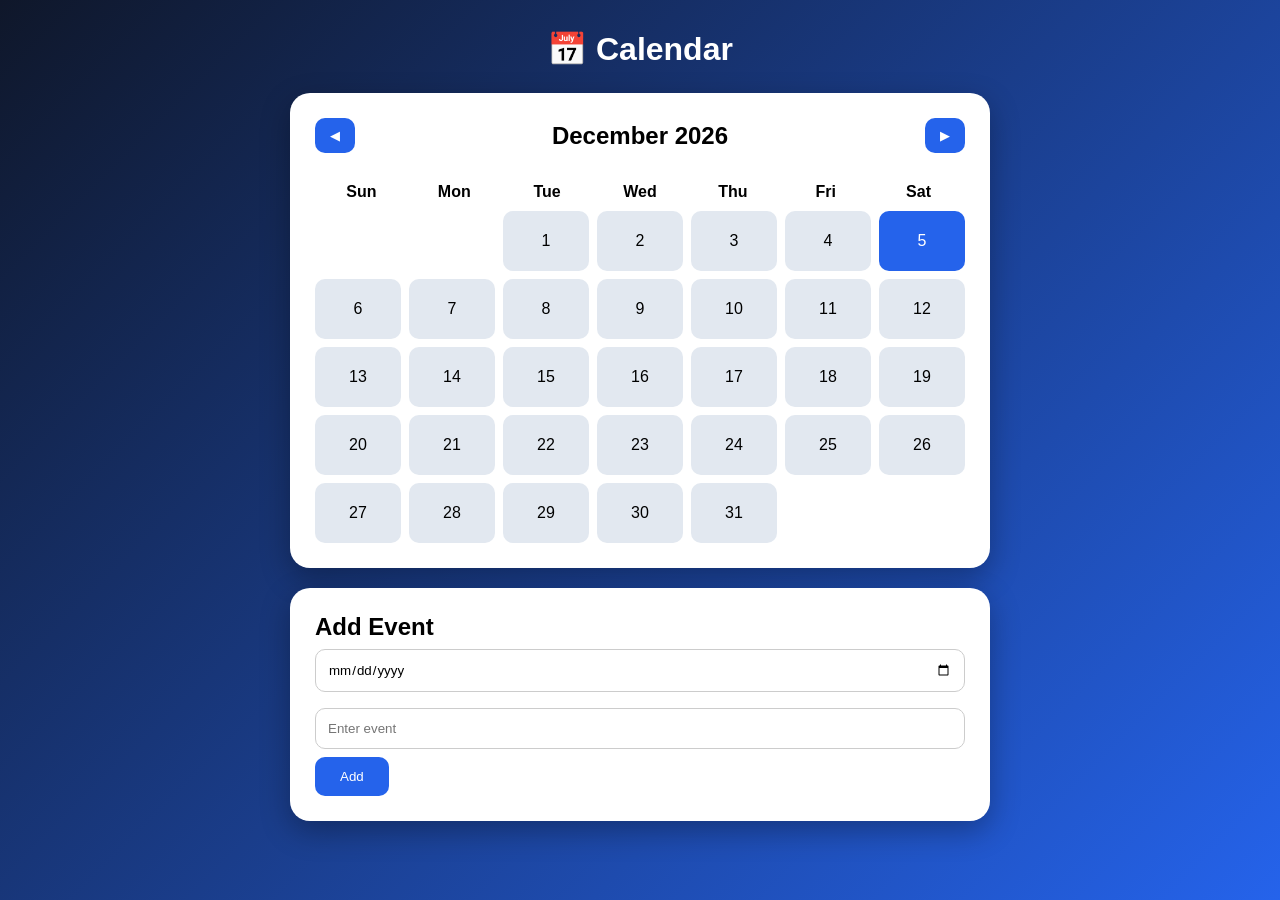
<file: claender.html>
<!DOCTYPE html>
<html lang="en">
<head>
    <meta charset="UTF-8">
    <meta name="viewport" content="width=device-width, initial-scale=1.0">
    <title>Calendar App</title>

    <link rel="stylesheet" href="calender.css">

</head>

<body>


<div class="container">


    <h1>📅 Calendar</h1>


    <div class="calendar-box">


        <div class="header">

            <button id="prev">
                ◀
            </button>


            <h2 id="monthYear"></h2>


            <button id="next">
                ▶
            </button>

        </div>



        <div class="days">

            <div>Sun</div>
            <div>Mon</div>
            <div>Tue</div>
            <div>Wed</div>
            <div>Thu</div>
            <div>Fri</div>
            <div>Sat</div>

        </div>


        <div id="calendar"></div>


    </div>



    <div class="event-box">


        <h2>Add Event</h2>


        <input 
        type="date" 
        id="eventDate"
        >


        <input 
        type="text"
        id="eventText"
        placeholder="Enter event"
        >


        <button id="addEvent">
            Add
        </button>


    </div>



    <ul id="eventList"></ul>


</div>


<script src="calender.js"></script>


</body>
</html>
</file>
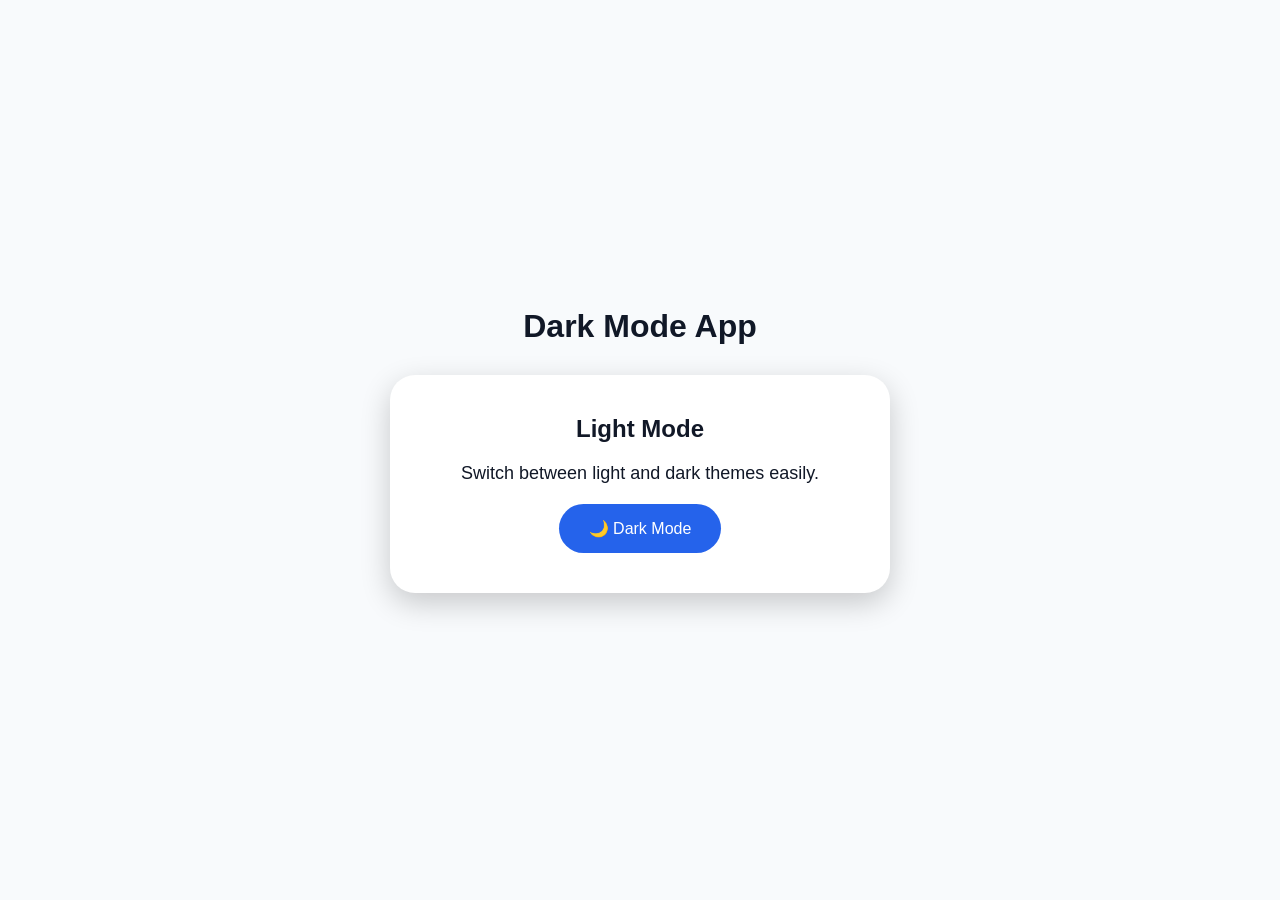
<file: darkmode.html>
<!DOCTYPE html>
<html lang="en">
<head>
    <meta charset="UTF-8">
    <meta name="viewport" content="width=device-width, initial-scale=1.0">
    <title>Dark Mode</title>

    <link rel="stylesheet" href="darkmode.css">

</head>

<body>


<div class="container">


    <h1>Dark Mode App</h1>


    <div class="box">

        <h2 id="modeText">
            Light Mode
        </h2>


        <p>
            Switch between light and dark themes easily.
        </p>


        <button id="toggleBtn">
            🌙 Dark Mode
        </button>


    </div>


</div>



<script src="darkmode.js"></script>

</body>
</html>
</file>
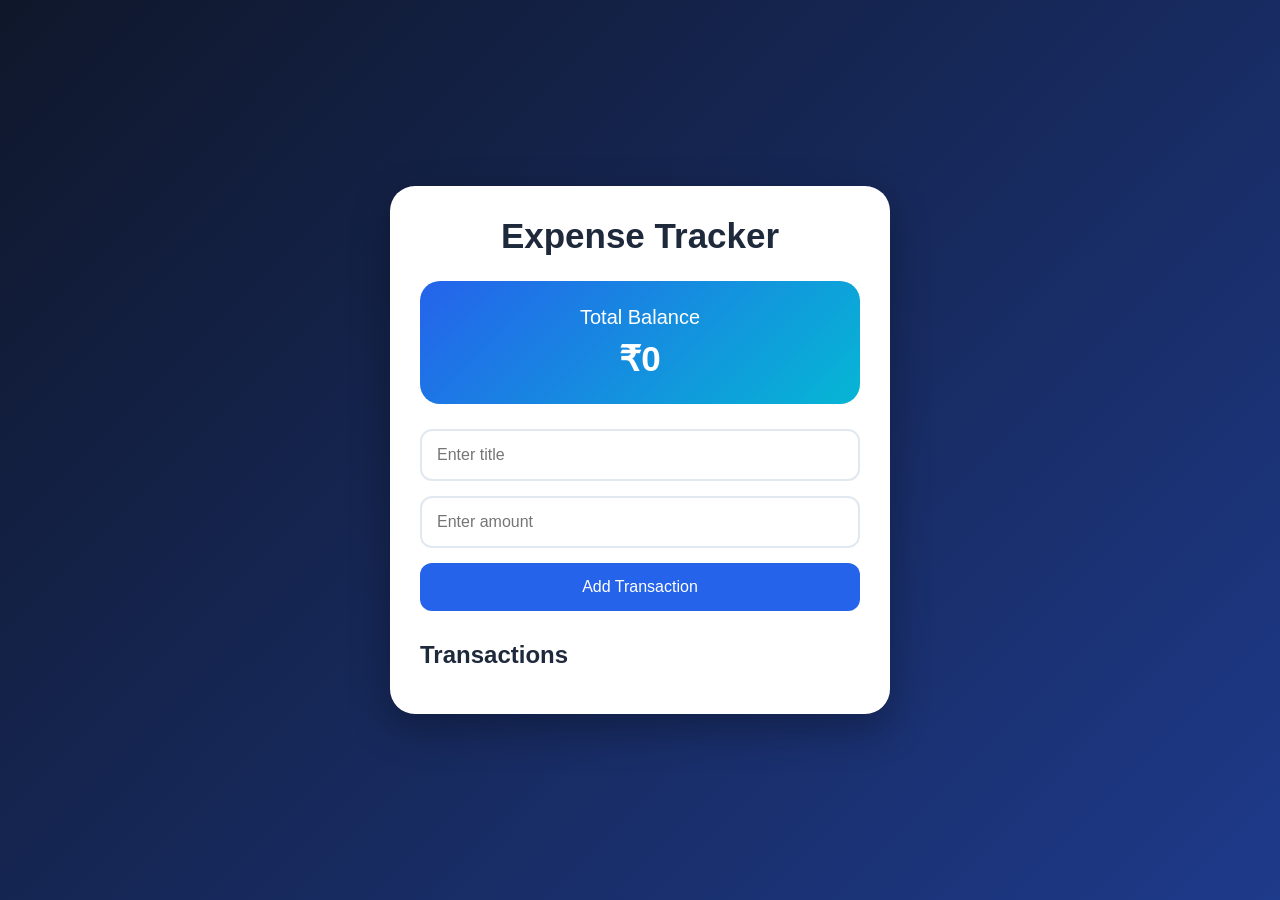
<file: Expance tracker.html>
<!DOCTYPE html>
<html lang="en">
<head>
    <meta charset="UTF-8">
    <meta name="viewport" content="width=device-width, initial-scale=1.0">
    <title>Document</title>
    <link rel="stylesheet" href="Expance tracker.css">
</head>
<body>
<div class="container">

  <h1>Expense Tracker</h1>

  <!-- BALANCE -->
  <div class="balance-box">

    <h2>Total Balance</h2>

    <h3 id="balance">₹0</h3>

  </div>

  <!-- FORM -->
  <form id="transaction-form">

    <input
      type="text"
      id="text"
      placeholder="Enter title"
      required
    >

    <input
      type="number"
      id="amount"
      placeholder="Enter amount"
      required
    >

    <button type="submit">
      Add Transaction
    </button>

  </form>

  <!-- TRANSACTION LIST -->
  <div class="transactions">

    <h2>Transactions</h2>

    <ul id="transaction-list"></ul>

  </div>

</div>

</body>
<script src="Expance tracker.js"></script>
</html>
</file>
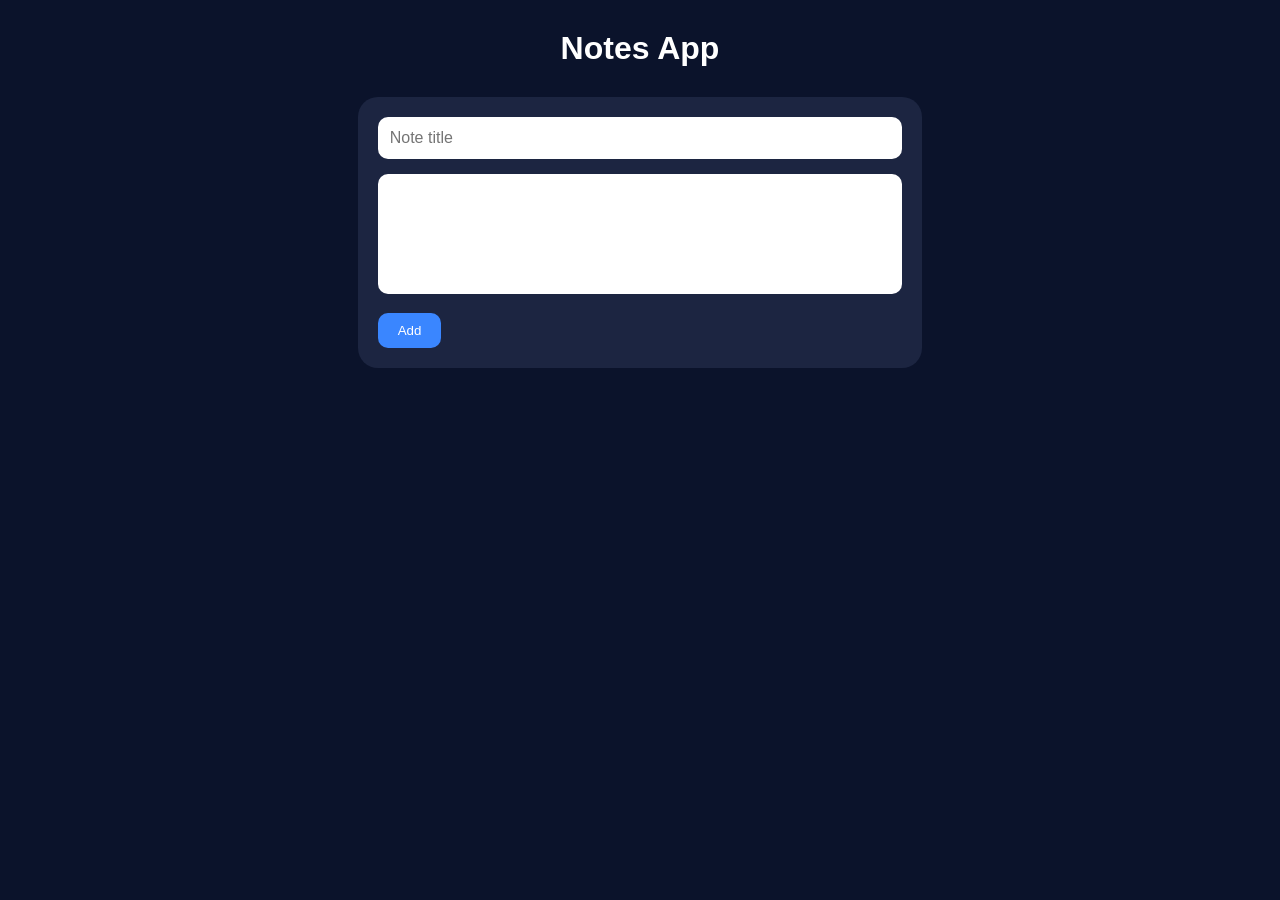
<file: Notes app.html>
<!DOCTYPE html>
<html lang="en">
<head>
    <meta charset="UTF-8">
    <meta name="viewport" content="width=device-width, initial-scale=1.0">
    <title>Document</title>
    <link rel="stylesheet" href="Notes app.css">
</head>
<body>
    <div id="container">
        <h1>Notes App</h1>

        <div class="note-input">
            <input type="text" id="title" placeholder="Note title">
            <textarea id="noteText" placeholder="Write your note..."> </textarea>
            <button id="addNote">Add</button>
        </div>
       <div id="notesContainer"></div>
    </div>
</body>
<script src="Notes app.js"></script>
</html>
</file>
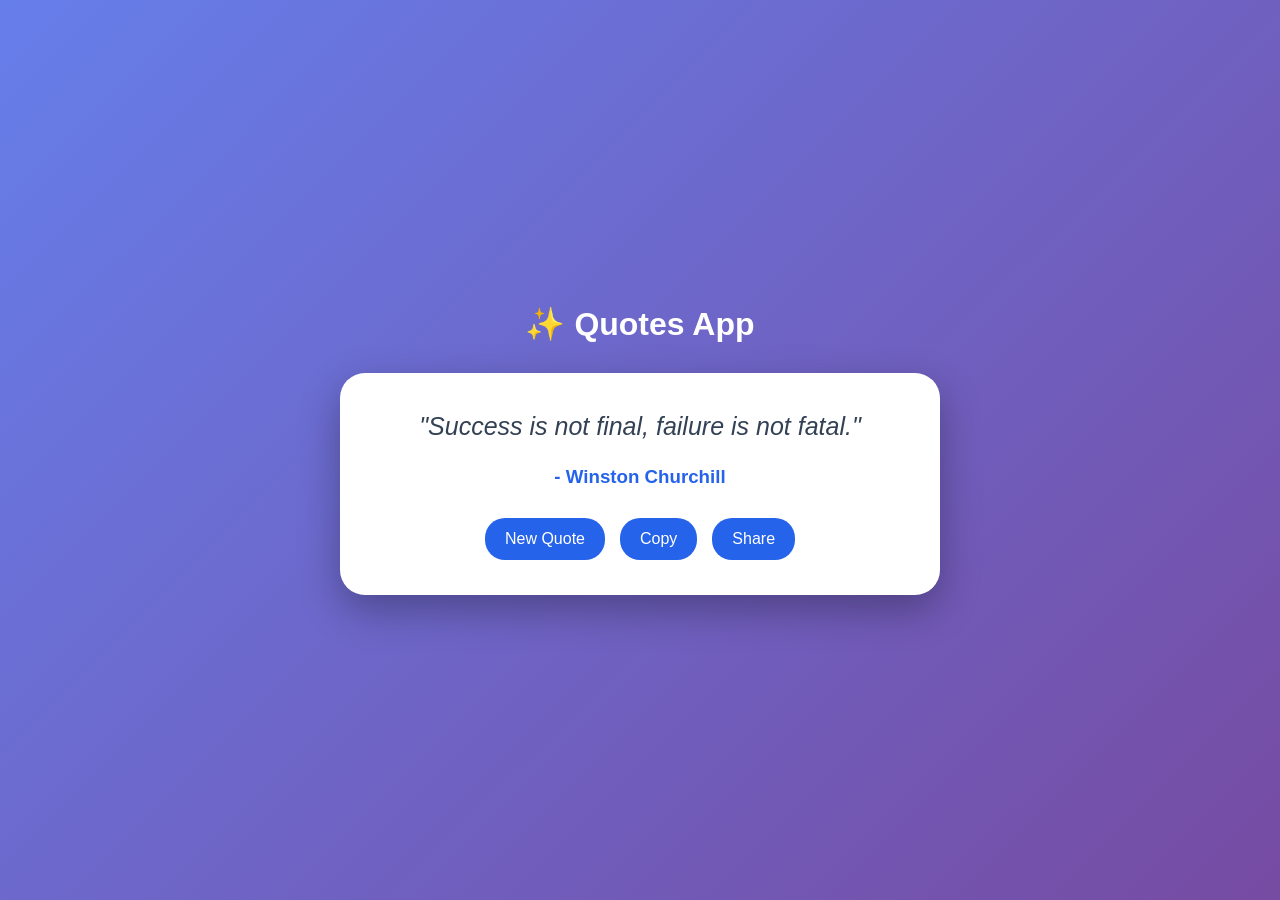
<file: Quotes App.html>
<!DOCTYPE html>
<html lang="en">
<head>
    <meta charset="UTF-8">
    <meta name="viewport" content="width=device-width, initial-scale=1.0">
    <title>Quotes App</title>

    <link rel="stylesheet" href="Quotes App.css">

</head>

<body>

<div class="container">

    <h1>✨ Quotes App</h1>


    <div class="quote-box">

        <p id="quote">
            Loading quote...
        </p>


        <h3 id="author">
            
        </h3>


        <div class="buttons">

            <button id="newQuote">
                New Quote
            </button>


            <button id="copyQuote">
                Copy
            </button>


            <button id="shareQuote">
                Share
            </button>

        </div>


    </div>


</div>


<script src="Quotes App.js"></script>

</body>
</html>
</file>
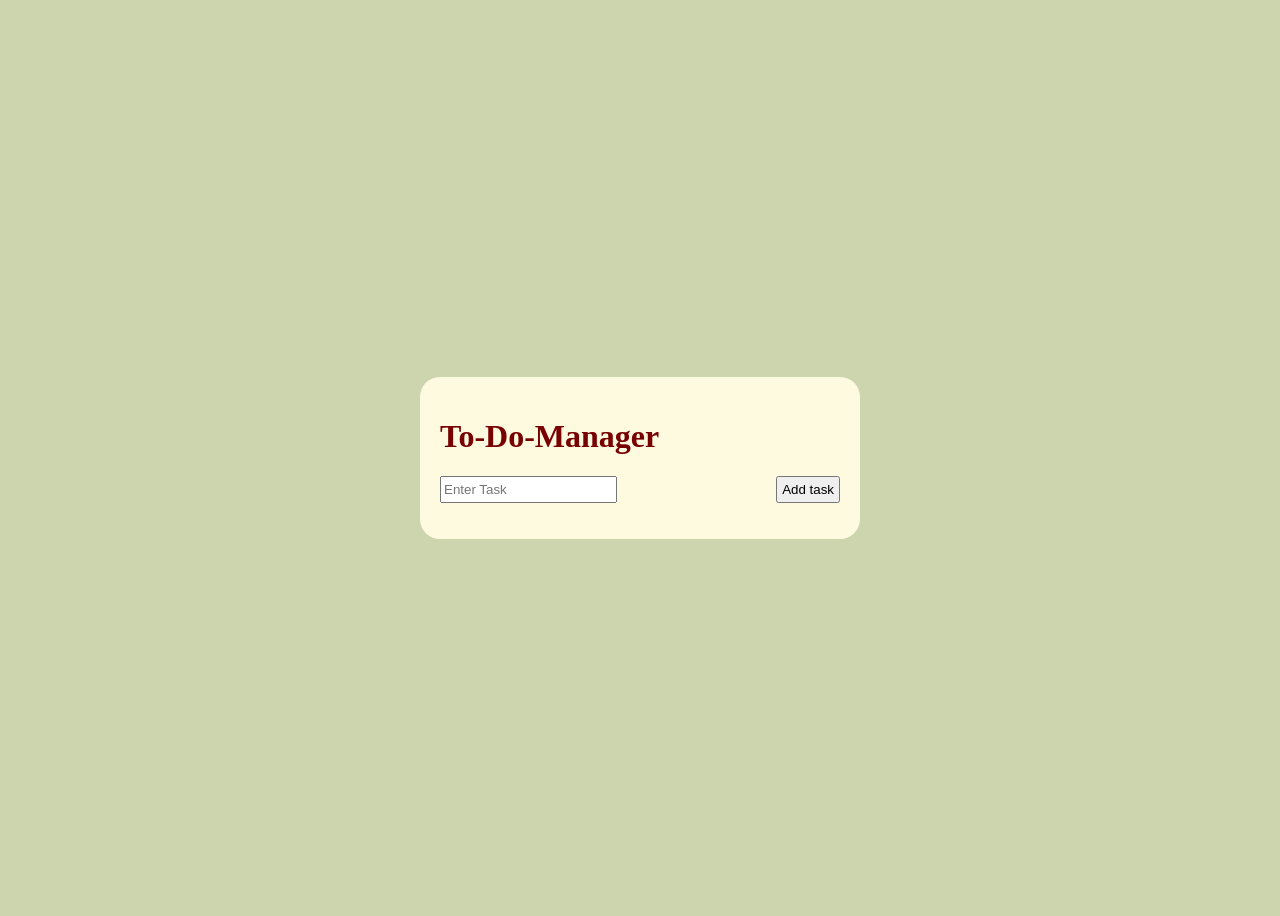
<file: todo.html>
<!DOCTYPE html>
<html lang="en">
<head>
    <meta charset="UTF-8">
    <meta name="viewport" content="width=device-width, initial-scale=1.0">
    <title>Document</title>
    <link rel="stylesheet" href="todo.css">
</head>
<body>
    <div class="container">
    <h1 >To-Do-Manager</h1>
    <div class="todo-box">
        <input type="text" id="taskinput" placeholder="Enter Task">
        <button id="addbtn"> Add task</button>
        </div>
        <ul id="tasklist"></ul>
</div>
    
</body>
<script src="todo.js"></script>
</html>
</file>
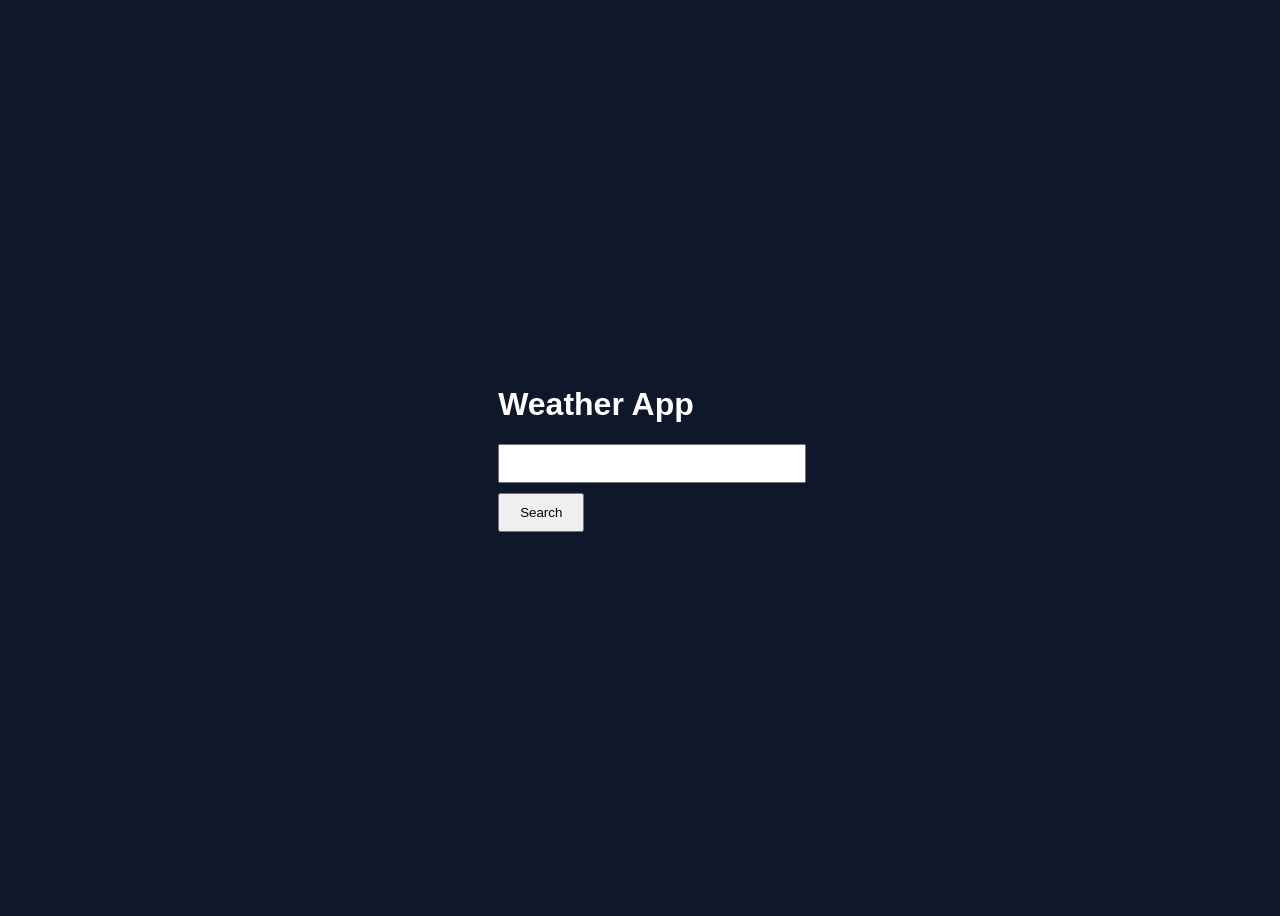
<file: weather App.html>
<!DOCTYPE html>
<html lang="en">
<head>
    <meta charset="UTF-8">
    <meta name="viewport" content="width=device-width, initial-scale=1.0">
    <title>Document</title>
    <link rel="stylesheet" href="weather App.css">
</head>
<body>
   <div class="weather-box">
        <h1>Weather App</h1>
        <input type="text" id="cityinput" placeholder=""="Enter city name">
        <button id="searchbtn">Search</button>
        <div id="weatherresult"></div>
    </div> 
</body>
<script src="weather App.js"></script>
</html>
</file>
<file: calender.css>
*{
    margin:0;
    padding:0;
    box-sizing:border-box;
    font-family:Arial,sans-serif;
}


body{

    min-height:100vh;

    background:linear-gradient(
        135deg,
        #0f172a,
        #2563eb
    );

    display:flex;
    justify-content:center;
    padding:30px;

}



.container{

    width:100%;
    max-width:700px;

}



h1{

    text-align:center;
    color:white;
    margin-bottom:25px;

}



.calendar-box,
.event-box{

    background:white;

    padding:25px;

    border-radius:20px;

    margin-bottom:20px;

    box-shadow:0 10px 30px rgba(0,0,0,0.3);

}



.header{

    display:flex;

    justify-content:space-between;

    align-items:center;

    margin-bottom:20px;

}



.header button{

    padding:10px 15px;

    border:none;

    background:#2563eb;

    color:white;

    border-radius:10px;

    cursor:pointer;

}



.days{

    display:grid;

    grid-template-columns:repeat(7,1fr);

    text-align:center;

    font-weight:bold;

}



.days div{

    padding:10px;

}



#calendar{

    display:grid;

    grid-template-columns:repeat(7,1fr);

    gap:8px;

}



.date{

    height:60px;

    display:flex;

    justify-content:center;

    align-items:center;

    border-radius:10px;

    background:#e2e8f0;

    cursor:pointer;

}



.date:hover{

    background:#93c5fd;

}



.today{

    background:#2563eb;

    color:white;

}



input{

    width:100%;

    padding:12px;

    margin:8px 0;

    border-radius:10px;

    border:1px solid #ccc;

}



#addEvent{

    padding:12px 25px;

    background:#2563eb;

    color:white;

    border:none;

    border-radius:10px;

    cursor:pointer;

}



#eventList{

    list-style:none;

}



#eventList li{

    background:white;

    padding:15px;

    margin-bottom:10px;

    border-radius:10px;

}



@media(max-width:600px){

    .date{

        height:45px;

        font-size:14px;

    }

}
</file>
<file: darkmode.css>
*{

    margin:0;
    padding:0;
    box-sizing:border-box;
    font-family:Arial,sans-serif;

}



body{

    min-height:100vh;

    background:#f8fafc;

    color:#111827;

    display:flex;

    justify-content:center;

    align-items:center;

    transition:0.4s;

}



.container{

    width:90%;

    max-width:500px;

    text-align:center;

}



h1{

    margin-bottom:30px;

}



.box{

    background:white;

    padding:40px;

    border-radius:25px;

    box-shadow:
    0 10px 30px rgba(0,0,0,0.2);

}



.box p{

    margin:20px 0;

    font-size:18px;

}



button{

    padding:15px 30px;

    border:none;

    border-radius:25px;

    background:#2563eb;

    color:white;

    cursor:pointer;

    font-size:16px;

}



/* DARK MODE */


.dark{

    background:#020617;

    color:white;

}



.dark .box{

    background:#1e293b;

    color:white;

}



.dark button{

    background:#f59e0b;

}



@media(max-width:600px){

    .box{

        padding:25px;

    }

}
</file>
<file: Expance tracker.css>
*{
    margin:0;
    padding:0;
    box-sizing:border-box;
    font-family: "Poppins", sans-serif;
}


body{

    min-height:100vh;
    background:linear-gradient(135deg,#0f172a,#1e3a8a);
    display:flex;
    justify-content:center;
    align-items:center;
    padding:20px;

}



.container{

    width:100%;
    max-width:500px;
    background:#ffffff;
    padding:30px;
    border-radius:25px;

    box-shadow:
    0 15px 40px rgba(0,0,0,0.3);

}



h1{

    text-align:center;
    color:#1e293b;
    margin-bottom:25px;
    font-size:35px;

}



/* Balance Box */

.balance-box{

    background:linear-gradient(
        135deg,
        #2563eb,
        #06b6d4
    );

    color:white;
    padding:25px;
    border-radius:20px;
    text-align:center;
    margin-bottom:25px;

}



.balance-box h2{

    font-size:20px;
    font-weight:400;

}


.balance-box h3{

    font-size:35px;
    margin-top:10px;

}




/* Form */

#transaction-form{

    display:flex;
    flex-direction:column;
    gap:15px;

}



input{

    padding:15px;

    border:2px solid #e2e8f0;

    border-radius:12px;

    font-size:16px;

    outline:none;

}



input:focus{

    border-color:#2563eb;

}




button{

    padding:15px;

    border:none;

    border-radius:12px;

    background:#2563eb;

    color:white;

    font-size:16px;

    cursor:pointer;

    transition:0.3s;

}



button:hover{

    background:#1d4ed8;

    transform:translateY(-2px);

}



/* Transaction Section */


.transactions{

    margin-top:30px;

}


.transactions h2{

    color:#1e293b;

    margin-bottom:15px;

}




#transaction-list{

    list-style:none;

}



/* Transaction Items */


#transaction-list li{

    display:flex;

    justify-content:space-between;

    align-items:center;

    padding:15px;

    margin-bottom:12px;

    border-radius:15px;

    background:#f1f5f9;

    font-size:17px;

    border-right:6px solid;

}



/* JS ke classes */

.income{

    border-color:#16a34a !important;

}



.expense{

    border-color:#dc2626 !important;

}



#transaction-list span{

    display:flex;

    align-items:center;

    gap:15px;

}



/* Delete Button */


.delete-btn{

    background:#dc2626;

    padding:7px 12px;

    border-radius:50%;

    font-size:14px;

}



.delete-btn:hover{

    background:#991b1b;

}




/* Mobile */

@media(max-width:600px){

    .container{

        padding:20px;

    }


    h1{

        font-size:28px;

    }


    .balance-box h3{

        font-size:30px;

    }


}
</file>
<file: Notes app.css>
*{
    margin:0;
    padding:0;
    box-sizing:border-box;
    font-family:Arial, sans-serif;
}


body{

    background:#0b132b;
    min-height:100vh;
    display:flex;
    justify-content:center;
    padding:30px;

}


.container{

    width:90%;
    max-width:900px;

}


h1{

    text-align:center;
    color:white;
    margin-bottom:30px;

}



.note-input{

    background:#1c2541;
    padding:20px;
    border-radius:20px;

}



input,textarea{

    width:100%;
    padding:12px;
    margin-bottom:15px;

    border:none;
    outline:none;

    border-radius:10px;

    font-size:16px;

}


textarea{

    height:120px;
    resize:none;

}



button{

    padding:10px 20px;
    background:#3a86ff;
    color:white;
    border:none;
    border-radius:10px;
    cursor:pointer;

}



#notesContainer{

    display:grid;
    grid-template-columns:repeat(3,1fr);
    gap:20px;

    margin-top:30px;

}



.note{

    background:#fefae0;
    padding:20px;
    border-radius:15px;
    color:black;

}



.note h2{

    margin-bottom:10px;

}


.delete{

    margin-top:15px;
    background:#d00000;

}



@media(max-width:700px){

    #notesContainer{

        grid-template-columns:1fr;

    }


    .container{

        width:100%;

    }

}
</file>
<file: Quotes App.css>
*{
    margin:0;
    padding:0;
    box-sizing:border-box;
    font-family:Arial,sans-serif;
}


body{

    min-height:100vh;

    background:
    linear-gradient(135deg,#667eea,#764ba2);

    display:flex;

    justify-content:center;

    align-items:center;

    padding:20px;

}



.container{

    width:100%;

    max-width:600px;

}



h1{

    color:white;

    text-align:center;

    margin-bottom:30px;

}



.quote-box{

    background:white;

    padding:35px;

    border-radius:25px;

    text-align:center;

    box-shadow:
    0 15px 40px rgba(0,0,0,0.3);

}



#quote{

    font-size:25px;

    color:#334155;

    line-height:1.5;

    font-style:italic;

}



#author{

    margin-top:20px;

    color:#2563eb;

}



.buttons{

    margin-top:30px;

    display:flex;

    justify-content:center;

    gap:15px;

    flex-wrap:wrap;

}



button{

    padding:12px 20px;

    border:none;

    border-radius:20px;

    background:#2563eb;

    color:white;

    cursor:pointer;

    font-size:16px;

    transition:0.3s;

}



button:hover{

    transform:translateY(-3px);

    background:#1d4ed8;

}



@media(max-width:600px){

    #quote{

        font-size:20px;

    }


    .quote-box{

        padding:25px;

    }

}
</file>
<file: todo.css>
body{
    background-color: #ccd5ae;
    display:flex ;
    justify-content: center;
    align-items: center;
    height: 100vh;

}

.container{
    width: 400px;
    background: #fefae0;
    padding: 20px;
    border-radius: 20px;
}
  
h1{
    color:#780000;
}

.todo-box{
    display: flex;
    justify-content: space-between;
    border-radius: 10px;
}

button{
    padding: 4px;
    cursor: pointer;
}

@media (max-width: 600px){

    body{
        padding: 20px;
    }

    .todo-box{
        width: 100%;
        max-width: 400px;
        margin: auto;
    }

    h1{
        font-size: 32px;
        text-align: center;
    }

    #taskinput{
        width: 70%;
        font-size: 16px;
    }

    #addBtn{
        width: 25%;
        font-size: 14px;
    }

    li{
        width: 100%;
        font-size: 16px;
    }
}
</file>
<file: weather App.css>
body{
    background:#0f172a;
    font-family: arial;
    display:flex;
    justify-content: center;
    align-items: center;
    height:100vh;
    color:white;
}

.wheater-box{
    background: #16191e;
    padding:20px;
    border-radius: 10px;
    width:400px;
    
      text-align: center;
}

input{
    width:100%;
    padding:10px;
    margin-bottom: 10px;

}

button{
    padding: 10px 20px;
    cursor:pointer;
}

#weatherresult{
    margin-top: 20px;
}
</file>
